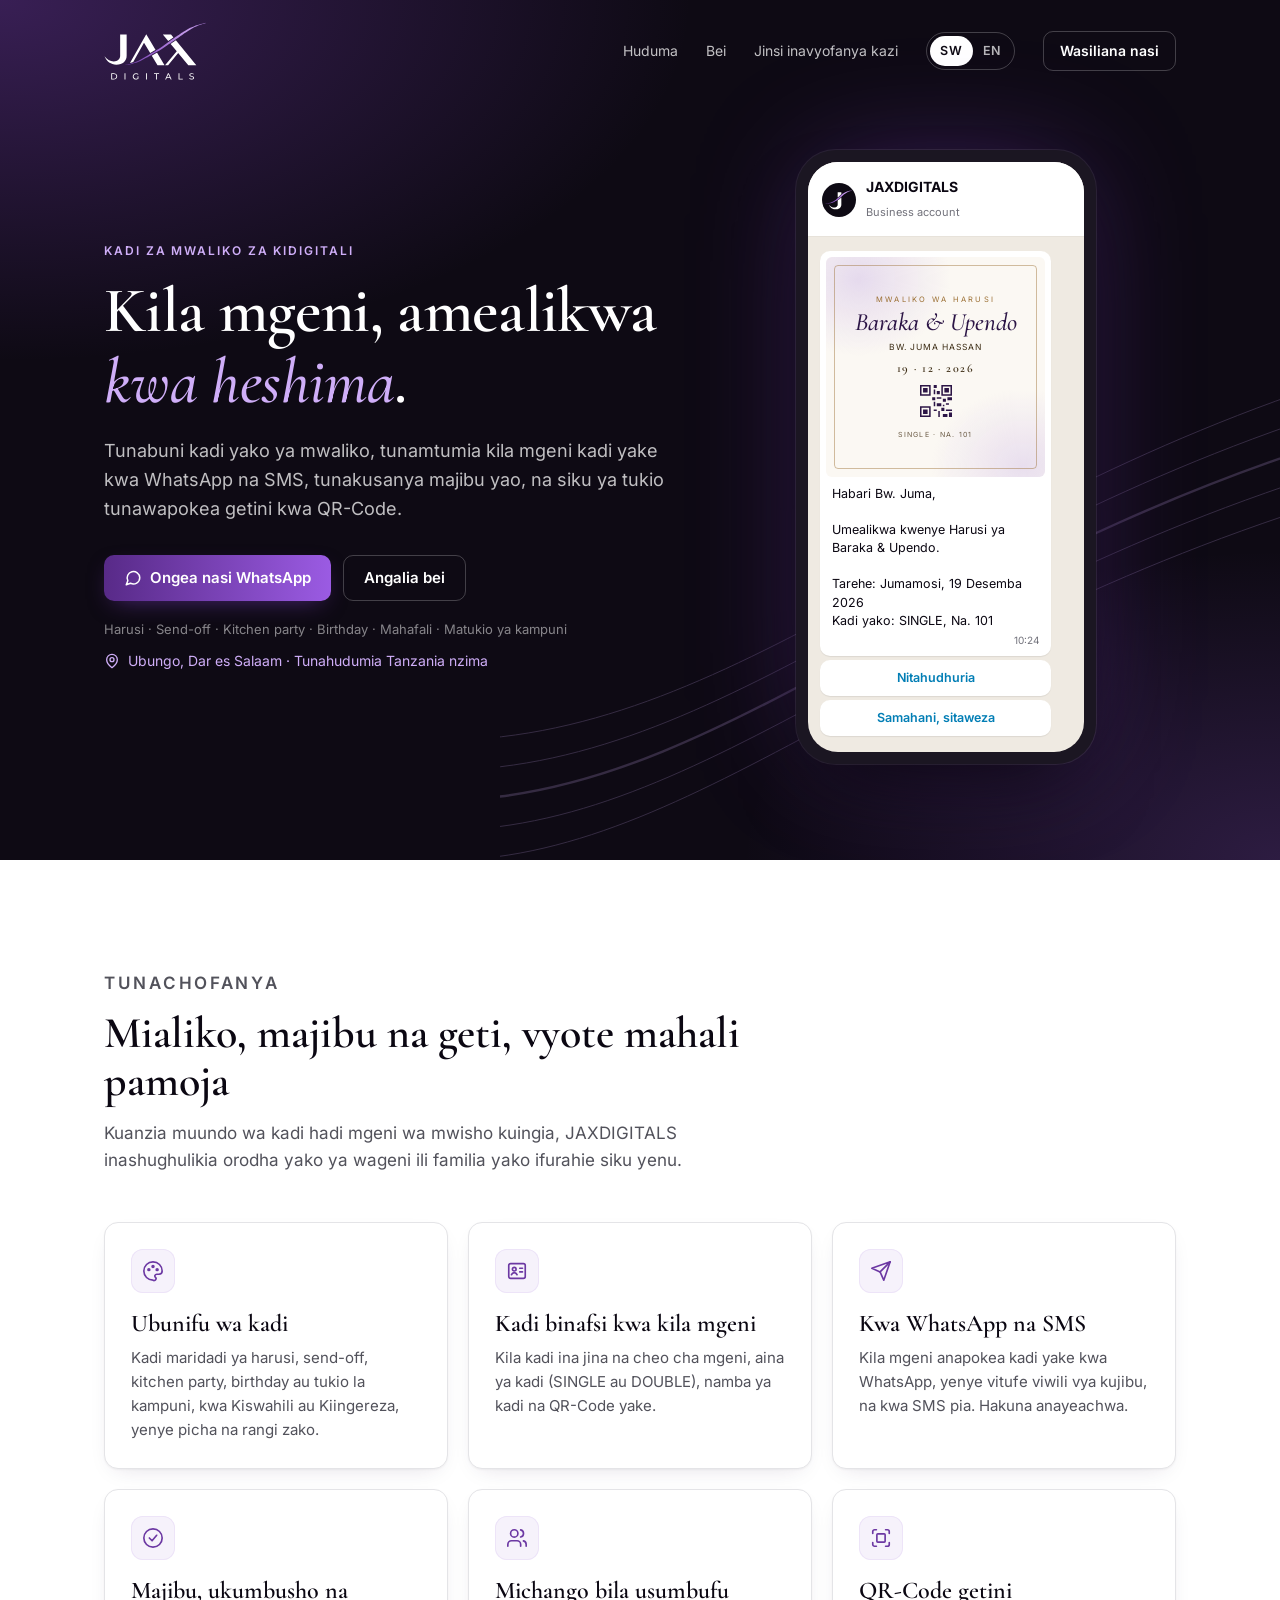
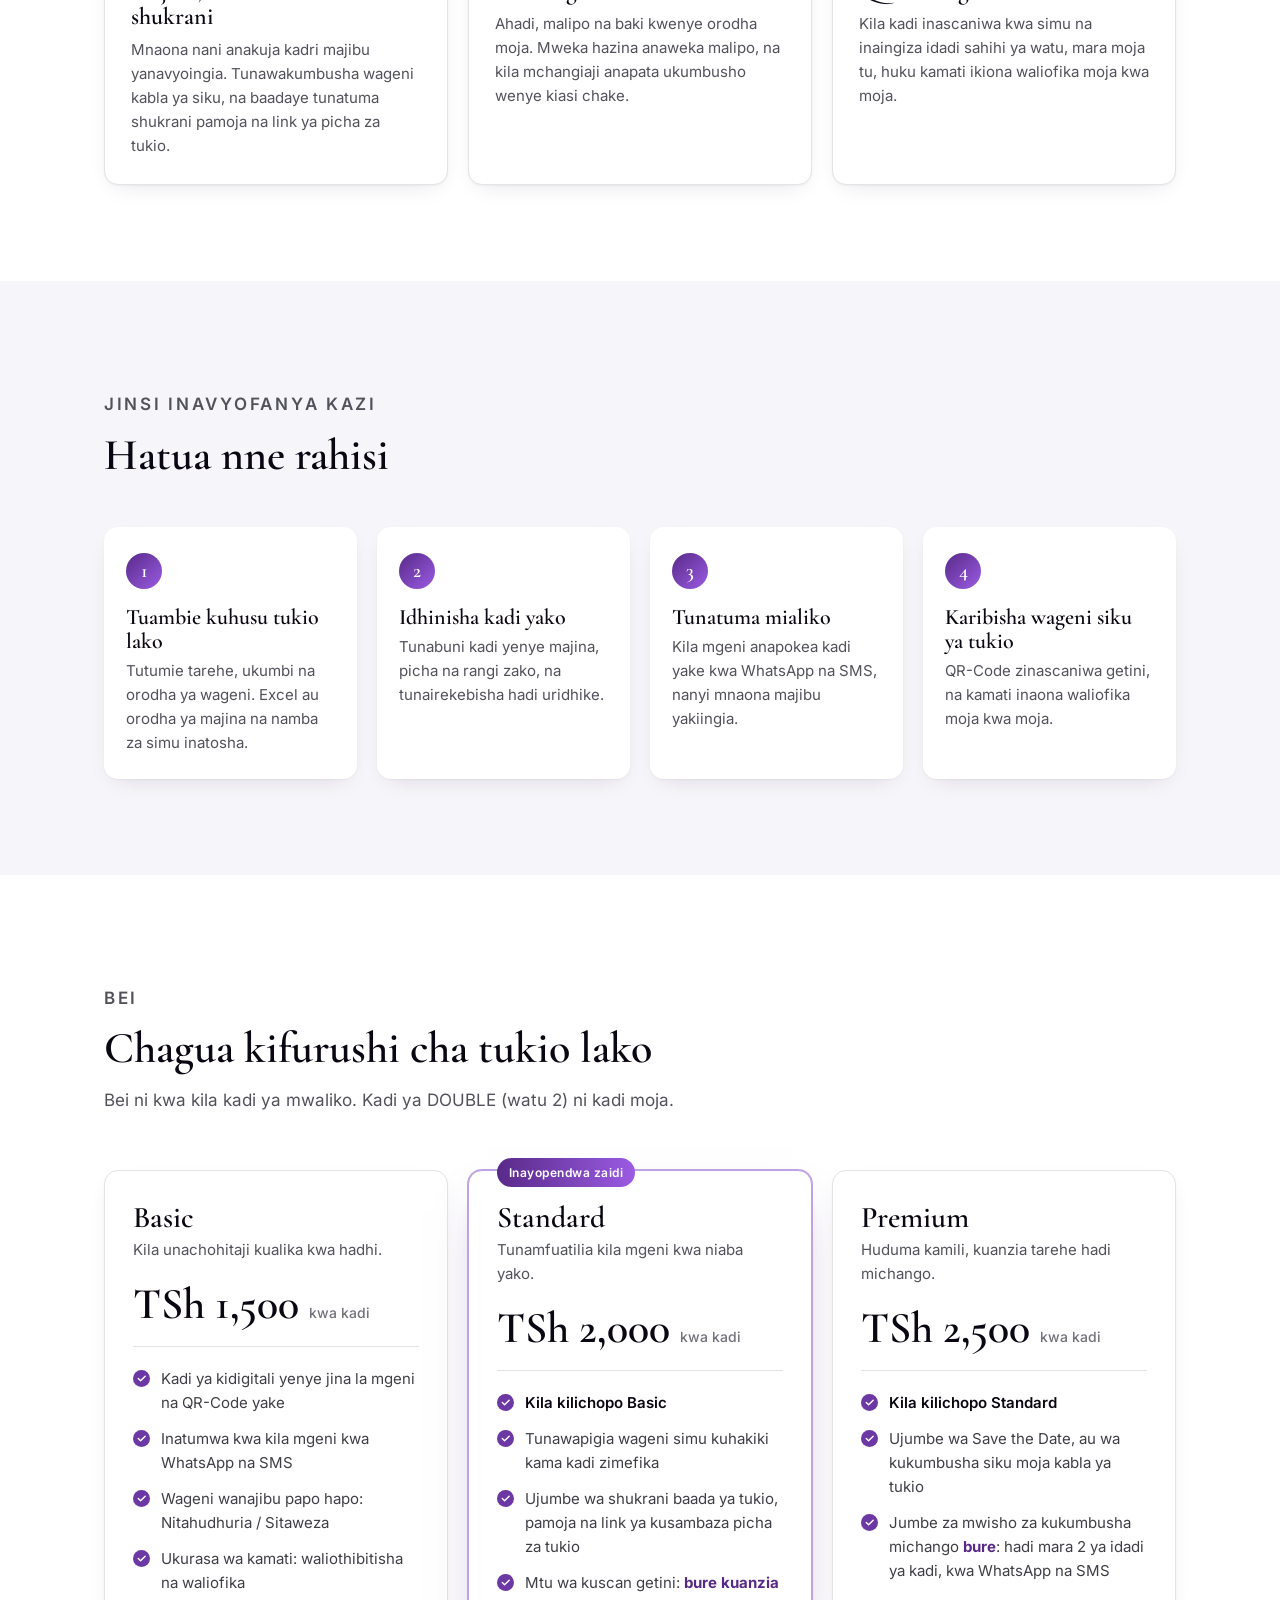
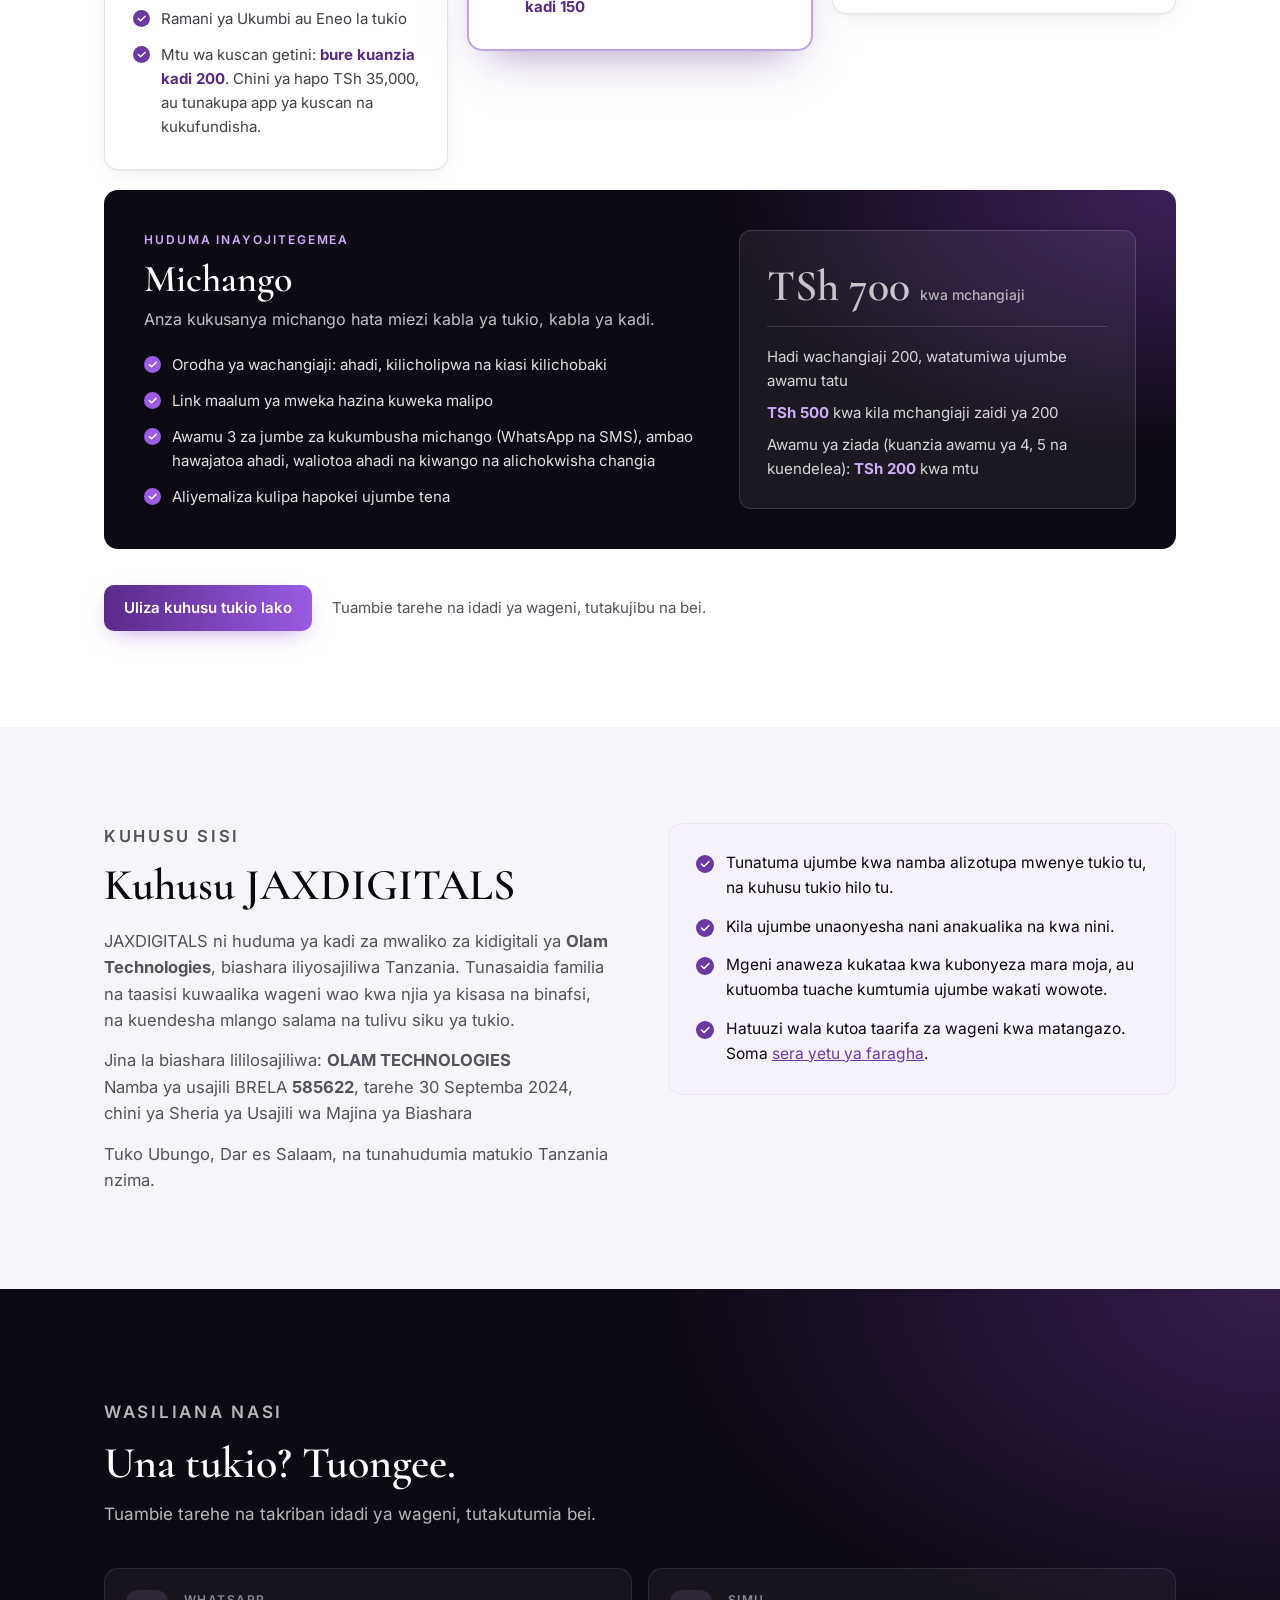
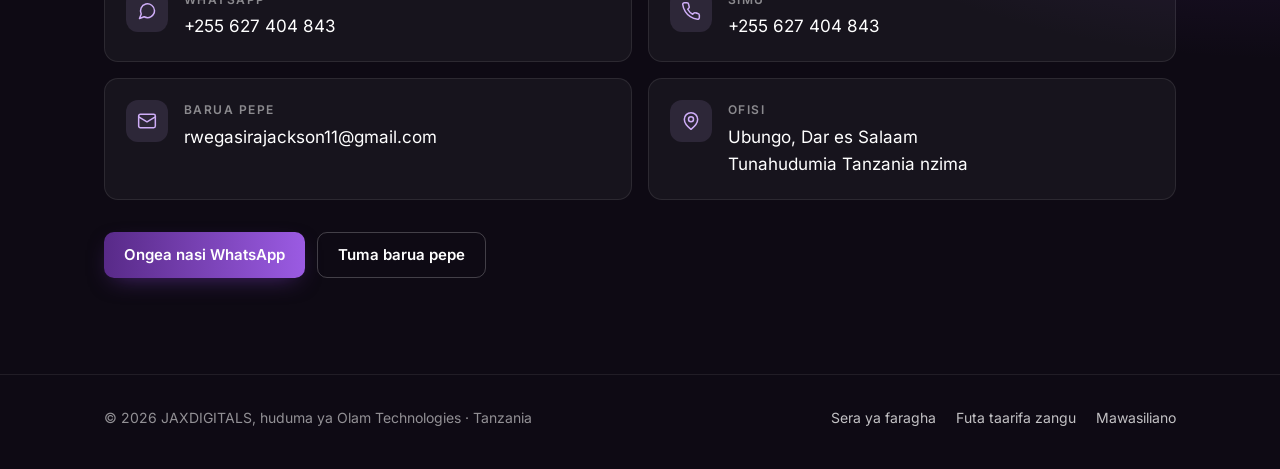
<file: index.html>
<!doctype html>
<html lang="sw">
  <head>
    <meta charset="utf-8" />
    <meta name="viewport" content="width=device-width, initial-scale=1" />
    <title>JAXDIGITALS · Kadi za mwaliko za kidigitali · Digital invitation cards</title>
    <meta
      name="description"
      content="JAXDIGITALS inabuni kadi za mwaliko za kidigitali za harusi, send-off, kitchen party na matukio yote Tanzania, inamtumia kila mgeni kadi yake kwa WhatsApp na SMS, inakusanya majibu na kuwapokea wageni getini kwa QR-Code."
    />
    <link rel="canonical" href="https://olam-devs.github.io/jaxdigitals/" />
    <meta name="theme-color" content="#0e0a14" />
    <link rel="icon" href="assets/icon.svg" type="image/svg+xml" />
    <link rel="apple-touch-icon" href="assets/apple-touch-icon.png" />
    <meta property="og:type" content="website" />
    <meta property="og:site_name" content="JAXDIGITALS" />
    <meta property="og:title" content="JAXDIGITALS · Kadi za mwaliko za kidigitali" />
    <meta property="og:description" content="Kadi maridadi za mwaliko kwa kila mgeni kwa WhatsApp na SMS, majibu papo hapo na QR-Code getini." />
    <meta property="og:url" content="https://olam-devs.github.io/jaxdigitals/" />
    <meta property="og:image" content="https://olam-devs.github.io/jaxdigitals/assets/og-image.png" />
    <meta property="og:image:width" content="1200" />
    <meta property="og:image:height" content="630" />
    <meta name="twitter:card" content="summary_large_image" />
    <link rel="preload" href="assets/fonts/inter-latin-wght-normal.woff2" as="font" type="font/woff2" crossorigin />
    <link rel="preload" href="assets/fonts/cormorant-garamond-latin-600-normal.woff2" as="font" type="font/woff2" crossorigin />
    <link rel="stylesheet" href="assets/style.css?v=4" />
    <script type="application/ld+json">
      {
        "@context": "https://schema.org",
        "@type": "LocalBusiness",
        "name": "JAXDIGITALS",
        "legalName": "OLAM TECHNOLOGIES",
        "identifier": "BRELA 585622",
        "description": "Digital invitation cards delivered on WhatsApp and SMS, with RSVP tracking, contribution reminders and QR check-in.",
        "url": "https://olam-devs.github.io/jaxdigitals/",
        "logo": "https://olam-devs.github.io/jaxdigitals/assets/logo.svg",
        "address": { "@type": "PostalAddress", "addressLocality": "Ubungo", "addressRegion": "Dar es Salaam", "addressCountry": "TZ" },
        "areaServed": "TZ",
        "telephone": "+255627404843",
        "email": "rwegasirajackson11@gmail.com"
      }
    </script>
  </head>
  <body>
    <a class="skip" href="#main" data-en="Skip to content">Ruka hadi maudhui</a>

    <header class="hero">
      <svg class="hero-lines" viewBox="0 0 900 600" fill="none" aria-hidden="true">
        <path d="M-40 560C220 548 430 300 940 170" stroke="#cfaef8" stroke-width="1" />
        <path d="M-40 530C230 518 440 268 940 140" stroke="#cfaef8" stroke-width="1" />
        <path d="M-40 500C240 488 450 236 940 110" stroke="#cfaef8" stroke-width="2.4" />
        <path d="M-40 470C250 458 460 204 940 80" stroke="#cfaef8" stroke-width="1" />
        <path d="M-40 440C260 428 470 172 940 50" stroke="#cfaef8" stroke-width="1" />
      </svg>

      <div class="wrap topbar">
        <a href="./" aria-label="JAXDIGITALS"><img class="logo" src="assets/logo-white.svg" alt="JAXDIGITALS" width="104" height="58" /></a>
        <nav class="nav" aria-label="Main">
          <a href="#services" data-en="Services">Huduma</a>
          <a href="#pricing" data-en="Prices">Bei</a>
          <a href="#how" data-en="How it works">Jinsi inavyofanya kazi</a>
          <div class="lang" role="group" aria-label="Lugha · Language">
            <button type="button" data-lang="sw" aria-pressed="true" title="Kiswahili">SW</button>
            <button type="button" data-lang="en" aria-pressed="false" title="English">EN</button>
          </div>
          <a class="btn btn-ghost" href="#contact" data-en="Contact us">Wasiliana nasi</a>
        </nav>
      </div>

      <div class="wrap hero-body" id="main">
        <div>
          <p class="eyebrow" data-en="Digital invitation cards">Kadi za mwaliko za kidigitali</p>
          <h1 data-en="Every guest, &lt;em&gt;beautifully&lt;/em&gt; invited.">Kila mgeni, amealikwa <em>kwa heshima</em>.</h1>
          <p
            class="lead"
            data-en="We design your invitation card, send every guest their own card on WhatsApp and SMS, collect their replies, and welcome them at the gate with a QR code."
          >
            Tunabuni kadi yako ya mwaliko, tunamtumia kila mgeni kadi yake kwa WhatsApp na SMS, tunakusanya majibu yao, na siku ya tukio
            tunawapokea getini kwa QR-Code.
          </p>
          <div class="hero-actions">
            <a class="btn btn-primary" href="https://wa.me/255627404843">
              <svg viewBox="0 0 24 24" fill="none" stroke="currentColor" stroke-width="2" stroke-linecap="round" stroke-linejoin="round" aria-hidden="true">
                <path d="M21 11.5a8.4 8.4 0 0 1-12.4 7.4L3 21l2.1-5.4A8.4 8.4 0 1 1 21 11.5z" />
              </svg>
              <span data-en="Chat with us on WhatsApp">Ongea nasi WhatsApp</span>
            </a>
            <a class="btn btn-ghost" href="#pricing" data-en="See our prices">Angalia bei</a>
          </div>
          <p class="hero-note" data-en="Weddings · Send-offs · Kitchen parties · Birthdays · Graduations · Company events">
            Harusi · Send-off · Kitchen party · Birthday · Mahafali · Matukio ya kampuni
          </p>
          <p class="hero-place">
            <svg viewBox="0 0 24 24" fill="none" stroke="currentColor" stroke-width="2" stroke-linecap="round" stroke-linejoin="round" aria-hidden="true">
              <path d="M20 10c0 6-8 12-8 12S4 16 4 10a8 8 0 0 1 16 0z" />
              <circle cx="12" cy="10" r="3" />
            </svg>
            <span data-en="Ubungo, Dar es Salaam · Serving all of Tanzania">Ubungo, Dar es Salaam · Tunahudumia Tanzania nzima</span>
          </p>
        </div>

        <div class="phone" role="img" aria-label="Mfano wa kadi ya mwaliko kwenye WhatsApp, yenye vitufe viwili vya kujibu">
          <div class="screen">
            <div class="chat-head">
              <img src="assets/icon.svg" alt="" width="34" height="34" />
              <div><b>JAXDIGITALS</b><span>Business account</span></div>
            </div>
            <div class="chat">
              <div class="bubble">
                <div class="card">
                  <div class="card-in">
                    <div class="k">Mwaliko wa Harusi</div>
                    <div class="names">Baraka &amp; Upendo</div>
                    <div class="who">Bw. Juma Hassan</div>
                    <div class="when">19 · 12 · 2026</div>
                    <svg class="qr" viewBox="0 0 21 21" aria-hidden="true">
                      <path
                        fill="#2c1546"
                        d="M0 0h7v7H0zM1 1v5h5V1zM2 2h3v3H2zM14 0h7v7h-7zm1 1v5h5V1zm1 1h3v3h-3zM0 14h7v7H0zm1 1v5h5v-5zm1 1h3v3H2zM9 0h2v2H9zm0 3h1v3H9zm2 1h2v2h-2zM8 8h2v2H8zm3 0h3v1h-3zm4 1h2v2h-2zm3-1h3v2h-3zM9 11h1v3H9zm2 1h3v2h-3zm4 1h1v1h-1zm2-1h2v1h-2zm-8 4h2v1H9zm3 1h1v4h-1zm2-2h2v2h-2zm3 1h4v1h-4zm-2 3h3v2h-3zm4-1h2v3h-2z"
                      />
                    </svg>
                    <div class="tag">SINGLE · NA. 101</div>
                  </div>
                </div>
                <p>
                  Habari Bw. Juma,<br /><br />Umealikwa kwenye Harusi ya Baraka &amp; Upendo.<br /><br />Tarehe: Jumamosi, 19 Desemba 2026<br />Kadi
                  yako: SINGLE, Na. 101
                </p>
                <small>10:24</small>
              </div>
              <div class="replies">
                <span>Nitahudhuria</span>
                <span>Samahani, sitaweza</span>
              </div>
            </div>
          </div>
        </div>
      </div>
    </header>

    <main>
      <section id="services">
        <div class="wrap">
          <div class="section-head">
            <p class="eyebrow" data-en="What we do">Tunachofanya</p>
            <h2 data-en="Invitations, replies and the gate, all in one place">Mialiko, majibu na geti, vyote mahali pamoja</h2>
            <p
              data-en="From the first design to the last guest through the door, JAXDIGITALS takes care of your guest list so your family can enjoy the day."
            >
              Kuanzia muundo wa kadi hadi mgeni wa mwisho kuingia, JAXDIGITALS inashughulikia orodha yako ya wageni ili familia yako ifurahie siku
              yenu.
            </p>
          </div>
          <div class="grid">
            <article class="tile">
              <div class="ico">
                <svg viewBox="0 0 24 24" fill="none" stroke="currentColor" stroke-width="1.8" stroke-linecap="round" stroke-linejoin="round" aria-hidden="true">
                  <path d="M12 22a10 10 0 1 1 10-10c0 2.5-2 3.5-3.5 3.5H16a2 2 0 0 0-1.5 3.3A2 2 0 0 1 12 22z" />
                  <circle cx="7.5" cy="10.5" r="1" />
                  <circle cx="12" cy="7" r="1" />
                  <circle cx="16.5" cy="10.5" r="1" />
                </svg>
              </div>
              <h3 data-en="Card design">Ubunifu wa kadi</h3>
              <p
                data-en="An elegant card for your wedding, send-off, kitchen party, birthday or company event, in Swahili or English, with your photo and colours."
              >
                Kadi maridadi ya harusi, send-off, kitchen party, birthday au tukio la kampuni, kwa Kiswahili au Kiingereza, yenye picha na rangi
                zako.
              </p>
            </article>
            <article class="tile">
              <div class="ico">
                <svg viewBox="0 0 24 24" fill="none" stroke="currentColor" stroke-width="1.8" stroke-linecap="round" stroke-linejoin="round" aria-hidden="true">
                  <rect x="3" y="4" width="18" height="16" rx="2" />
                  <circle cx="9" cy="10" r="2" />
                  <path d="M15 9h3M15 13h3M6 16c.6-1.5 1.7-2.2 3-2.2s2.4.7 3 2.2" />
                </svg>
              </div>
              <h3 data-en="A personal card for every guest">Kadi binafsi kwa kila mgeni</h3>
              <p data-en="Each card carries the guest's name and title, the card type (SINGLE or DOUBLE), a card number and its own QR code.">
                Kila kadi ina jina na cheo cha mgeni, aina ya kadi (SINGLE au DOUBLE), namba ya kadi na QR-Code yake.
              </p>
            </article>
            <article class="tile">
              <div class="ico">
                <svg viewBox="0 0 24 24" fill="none" stroke="currentColor" stroke-width="1.8" stroke-linecap="round" stroke-linejoin="round" aria-hidden="true">
                  <path d="M22 2 11 13" />
                  <path d="M22 2 15 22l-4-9-9-4 20-7z" />
                </svg>
              </div>
              <h3 data-en="On WhatsApp and SMS">Kwa WhatsApp na SMS</h3>
              <p data-en="Every guest receives their card on WhatsApp, with two reply buttons, and by SMS too. Nobody is left out.">
                Kila mgeni anapokea kadi yake kwa WhatsApp, yenye vitufe viwili vya kujibu, na kwa SMS pia. Hakuna anayeachwa.
              </p>
            </article>
            <article class="tile">
              <div class="ico">
                <svg viewBox="0 0 24 24" fill="none" stroke="currentColor" stroke-width="1.8" stroke-linecap="round" stroke-linejoin="round" aria-hidden="true">
                  <circle cx="12" cy="12" r="10" />
                  <path d="m8 12 3 3 5-6" />
                </svg>
              </div>
              <h3 data-en="Replies, reminders and thanks">Majibu, ukumbusho na shukrani</h3>
              <p
                data-en="See who is coming as replies arrive. We remind guests before the day, and afterwards send a thank-you with a link to the event photos."
              >
                Mnaona nani anakuja kadri majibu yanavyoingia. Tunawakumbusha wageni kabla ya siku, na baadaye tunatuma shukrani pamoja na link ya
                picha za tukio.
              </p>
            </article>
            <article class="tile">
              <div class="ico">
                <svg viewBox="0 0 24 24" fill="none" stroke="currentColor" stroke-width="1.8" stroke-linecap="round" stroke-linejoin="round" aria-hidden="true">
                  <path d="M16 21v-2a4 4 0 0 0-4-4H6a4 4 0 0 0-4 4v2" />
                  <circle cx="9" cy="7" r="4" />
                  <path d="M22 21v-2a4 4 0 0 0-3-3.9M16 3.1a4 4 0 0 1 0 7.8" />
                </svg>
              </div>
              <h3 data-en="Michango, made easy">Michango bila usumbufu</h3>
              <p
                data-en="Pledges, payments and balances in one list. The treasurer records payments, and every contributor gets reminders with their own amounts."
              >
                Ahadi, malipo na baki kwenye orodha moja. Mweka hazina anaweka malipo, na kila mchangiaji anapata ukumbusho wenye kiasi chake.
              </p>
            </article>
            <article class="tile">
              <div class="ico">
                <svg viewBox="0 0 24 24" fill="none" stroke="currentColor" stroke-width="1.8" stroke-linecap="round" stroke-linejoin="round" aria-hidden="true">
                  <path d="M3 7V5a2 2 0 0 1 2-2h2M17 3h2a2 2 0 0 1 2 2v2M21 17v2a2 2 0 0 1-2 2h-2M7 21H5a2 2 0 0 1-2-2v-2" />
                  <rect x="7.5" y="7.5" width="9" height="9" rx="1" />
                </svg>
              </div>
              <h3 data-en="QR check-in at the gate">QR-Code getini</h3>
              <p
                data-en="Each card is scanned with a phone and lets in the right number of people, only once, while the committee sees arrivals live."
              >
                Kila kadi inascaniwa kwa simu na inaingiza idadi sahihi ya watu, mara moja tu, huku kamati ikiona waliofika moja kwa moja.
              </p>
            </article>
          </div>
        </div>
      </section>

      <section class="how" id="how">
        <div class="wrap">
          <div class="section-head">
            <p class="eyebrow" data-en="How it works">Jinsi inavyofanya kazi</p>
            <h2 data-en="Four simple steps">Hatua nne rahisi</h2>
          </div>
          <ol class="steps">
            <li>
              <h3 data-en="Tell us about your event">Tuambie kuhusu tukio lako</h3>
              <p data-en="Share the date, venue and your guest list. An Excel sheet or a list of names and phone numbers is fine.">
                Tutumie tarehe, ukumbi na orodha ya wageni. Excel au orodha ya majina na namba za simu inatosha.
              </p>
            </li>
            <li>
              <h3 data-en="Approve your card">Idhinisha kadi yako</h3>
              <p data-en="We design the card with your names, photo and colours, and adjust it until you are happy.">
                Tunabuni kadi yenye majina, picha na rangi zako, na tunairekebisha hadi uridhike.
              </p>
            </li>
            <li>
              <h3 data-en="We send the invitations">Tunatuma mialiko</h3>
              <p data-en="Every guest gets their own card on WhatsApp and SMS, and you watch the replies come in.">
                Kila mgeni anapokea kadi yake kwa WhatsApp na SMS, nanyi mnaona majibu yakiingia.
              </p>
            </li>
            <li>
              <h3 data-en="Welcome guests on the day">Karibisha wageni siku ya tukio</h3>
              <p data-en="The QR codes are scanned at the gate, and the committee sees arrivals live.">
                QR-Code zinascaniwa getini, na kamati inaona waliofika moja kwa moja.
              </p>
            </li>
          </ol>
        </div>
      </section>

      <section id="pricing">
        <div class="wrap">
          <div class="section-head">
            <p class="eyebrow" data-en="Prices">Bei</p>
            <h2 data-en="Choose the package for your event">Chagua kifurushi cha tukio lako</h2>
            <p data-en="Prices are per invitation card. A DOUBLE card (2 people) counts as one card.">
              Bei ni kwa kila kadi ya mwaliko. Kadi ya DOUBLE (watu 2) ni kadi moja.
            </p>
          </div>

          <div class="plans">
            <article class="plan">
              <h3>Basic</h3>
              <p class="tagline" data-en="Everything you need to invite with style.">Kila unachohitaji kualika kwa hadhi.</p>
              <p class="price">TSh 1,500 <small data-en="per card">kwa kadi</small></p>
              <ul class="ticks">
                <li data-en="A digital card with the guest's name and its own QR code">Kadi ya kidigitali yenye jina la mgeni na QR-Code yake</li>
                <li data-en="Sent to every guest on WhatsApp and SMS">Inatumwa kwa kila mgeni kwa WhatsApp na SMS</li>
                <li data-en="Guests reply with one tap: Attending / Can't make it">Wageni wanajibu papo hapo: Nitahudhuria / Sitaweza</li>
                <li data-en="A committee page showing who confirmed and who arrived">Ukurasa wa kamati: waliothibitisha na waliofika</li>
                <li data-en="A map to the venue or event location">Ramani ya Ukumbi au Eneo la tukio</li>
                <li
                  data-en="Gate scanner on the day: &lt;b&gt;free from 200 cards&lt;/b&gt;. Below that, TSh 35,000, or we give you our scanning app and train you."
                >
                  Mtu wa kuscan getini: <b>bure kuanzia kadi 200</b>. Chini ya hapo TSh 35,000, au tunakupa app ya kuscan na kukufundisha.
                </li>
              </ul>
            </article>

            <article class="plan featured">
              <span class="badge" data-en="Most popular">Inayopendwa zaidi</span>
              <h3>Standard</h3>
              <p class="tagline" data-en="We follow up every guest for you.">Tunamfuatilia kila mgeni kwa niaba yako.</p>
              <p class="price">TSh 2,000 <small data-en="per card">kwa kadi</small></p>
              <ul class="ticks">
                <li class="base" data-en="Everything in Basic">Kila kilichopo Basic</li>
                <li data-en="We call your guests to check their cards arrived">Tunawapigia wageni simu kuhakiki kama kadi zimefika</li>
                <li data-en="A thank-you message after the event, with a link to share the event photos">
                  Ujumbe wa shukrani baada ya tukio, pamoja na link ya kusambaza picha za tukio
                </li>
                <li data-en="Gate scanner on the day: &lt;b&gt;free from 150 cards&lt;/b&gt;">Mtu wa kuscan getini: <b>bure kuanzia kadi 150</b></li>
              </ul>
            </article>

            <article class="plan">
              <h3>Premium</h3>
              <p class="tagline" data-en="The complete service, from the date to the contributions.">Huduma kamili, kuanzia tarehe hadi michango.</p>
              <p class="price">TSh 2,500 <small data-en="per card">kwa kadi</small></p>
              <ul class="ticks">
                <li class="base" data-en="Everything in Standard">Kila kilichopo Standard</li>
                <li data-en="A Save the Date message, or a reminder the day before the event">
                  Ujumbe wa Save the Date, au wa kukumbusha siku moja kabla ya tukio
                </li>
                <li
                  data-en="&lt;b&gt;Free&lt;/b&gt; final contribution reminders: up to twice the number of cards, on WhatsApp and SMS"
                >
                  Jumbe za mwisho za kukumbusha michango <b>bure</b>: hadi mara 2 ya idadi ya kadi, kwa WhatsApp na SMS
                </li>
              </ul>
            </article>
          </div>

          <article class="michango">
            <div>
              <p class="eyebrow" data-en="A service of its own">Huduma inayojitegemea</p>
              <h3>Michango</h3>
              <p data-en="Start collecting contributions months before the event, even before the cards.">
                Anza kukusanya michango hata miezi kabla ya tukio, kabla ya kadi.
              </p>
              <ul class="ticks">
                <li data-en="A contributor list with each pledge, payment and balance">Orodha ya wachangiaji: ahadi, kilicholipwa na kiasi kilichobaki</li>
                <li data-en="A private link for the treasurer to record payments">Link maalum ya mweka hazina kuweka malipo</li>
                <li
                  data-en="3 rounds of contribution reminders (WhatsApp and SMS), for those who haven't pledged yet, and for those who have, with their pledge and what they have paid so far"
                >
                  Awamu 3 za jumbe za kukumbusha michango (WhatsApp na SMS), ambao hawajatoa ahadi, waliotoa ahadi na kiwango na alichokwisha changia
                </li>
                <li data-en="Anyone who has paid in full gets no more messages">Aliyemaliza kulipa hapokei ujumbe tena</li>
              </ul>
            </div>
            <div class="m-price">
              <p class="price">TSh 700 <small data-en="per contributor">kwa mchangiaji</small></p>
              <ul>
                <li data-en="Up to 200 contributors, each messaged in 3 rounds">Hadi wachangiaji 200, watatumiwa ujumbe awamu tatu</li>
                <li data-en="&lt;b&gt;TSh 500&lt;/b&gt; for each contributor above 200">
                  <b>TSh 500</b> kwa kila mchangiaji zaidi ya 200
                </li>
                <li data-en="Extra rounds (the 4th, 5th and onwards): &lt;b&gt;TSh 200&lt;/b&gt; per person">
                  Awamu ya ziada (kuanzia awamu ya 4, 5 na kuendelea): <b>TSh 200</b> kwa mtu
                </li>
              </ul>
            </div>
          </article>

          <div class="pricing-cta">
            <a class="btn btn-primary" href="https://wa.me/255627404843" data-en="Ask about your event">Uliza kuhusu tukio lako</a>
            <span data-en="Tell us the date and number of guests, and we will reply with a quote.">Tuambie tarehe na idadi ya wageni, tutakujibu na bei.</span>
          </div>
        </div>
      </section>

      <section id="about" class="alt">
        <div class="wrap about">
          <div class="about-text">
            <p class="eyebrow" data-en="About us">Kuhusu sisi</p>
            <h2 style="margin-top: 12px; font-size: clamp(32px, 4vw, 44px)" data-en="About JAXDIGITALS">Kuhusu JAXDIGITALS</h2>
            <p
              style="margin-top: 18px"
              data-en="JAXDIGITALS is a digital invitation service by &lt;strong&gt;Olam Technologies&lt;/strong&gt;, a registered business in Tanzania. We help families and organisations invite their guests in a modern, personal way, and run a smooth, secure entrance on the day."
            >
              JAXDIGITALS ni huduma ya kadi za mwaliko za kidigitali ya <strong>Olam Technologies</strong>, biashara iliyosajiliwa Tanzania. Tunasaidia
              familia na taasisi kuwaalika wageni wao kwa njia ya kisasa na binafsi, na kuendesha mlango salama na tulivu siku ya tukio.
            </p>
            <p
              data-en="Registered business name: &lt;strong&gt;OLAM TECHNOLOGIES&lt;/strong&gt;&lt;br /&gt;BRELA registration no. &lt;strong&gt;585622&lt;/strong&gt;, registered 30 September 2024 under the Business Names (Registration) Act"
            >
              Jina la biashara lililosajiliwa: <strong>OLAM TECHNOLOGIES</strong><br />Namba ya usajili BRELA <strong>585622</strong>, tarehe 30
              Septemba 2024, chini ya Sheria ya Usajili wa Majina ya Biashara
            </p>
            <p data-en="We are based in Ubungo, Dar es Salaam, and serve events all over Tanzania.">
              Tuko Ubungo, Dar es Salaam, na tunahudumia matukio Tanzania nzima.
            </p>
          </div>
          <ul class="promise">
            <li data-en="We only message guests whose numbers the event host gives us, and only about that event.">
              Tunatuma ujumbe kwa namba alizotupa mwenye tukio tu, na kuhusu tukio hilo tu.
            </li>
            <li data-en="Every message says who is inviting you and why.">Kila ujumbe unaonyesha nani anakualika na kwa nini.</li>
            <li data-en="Guests can decline with one tap, or ask us to stop messaging them at any time.">
              Mgeni anaweza kukataa kwa kubonyeza mara moja, au kutuomba tuache kumtumia ujumbe wakati wowote.
            </li>
            <li
              data-en="We never sell or share guest details for advertising. Read our &lt;a href='privacy.html'&gt;privacy policy&lt;/a&gt;."
            >
              Hatuuzi wala kutoa taarifa za wageni kwa matangazo. Soma <a href="privacy.html">sera yetu ya faragha</a>.
            </li>
          </ul>
        </div>
      </section>

      <section class="contact" id="contact">
        <div class="wrap">
          <div class="section-head">
            <p class="eyebrow" data-en="Contact us">Wasiliana nasi</p>
            <h2 data-en="Planning an event? Let's talk.">Una tukio? Tuongee.</h2>
            <p data-en="Tell us your date and roughly how many guests, and we will send you a quote.">
              Tuambie tarehe na takriban idadi ya wageni, tutakutumia bei.
            </p>
          </div>
          <dl class="contact-grid">
            <div class="contact-item">
              <div class="ico">
                <svg viewBox="0 0 24 24" fill="none" stroke="currentColor" stroke-width="1.8" stroke-linecap="round" stroke-linejoin="round" aria-hidden="true">
                  <path d="M21 11.5a8.4 8.4 0 0 1-12.4 7.4L3 21l2.1-5.4A8.4 8.4 0 1 1 21 11.5z" />
                </svg>
              </div>
              <div>
                <dt>WhatsApp</dt>
                <dd><a href="https://wa.me/255627404843">+255 627 404 843</a></dd>
              </div>
            </div>
            <div class="contact-item">
              <div class="ico">
                <svg viewBox="0 0 24 24" fill="none" stroke="currentColor" stroke-width="1.8" stroke-linecap="round" stroke-linejoin="round" aria-hidden="true">
                  <path
                    d="M22 16.9v3a2 2 0 0 1-2.2 2 19.8 19.8 0 0 1-8.6-3.1 19.5 19.5 0 0 1-6-6A19.8 19.8 0 0 1 2.1 4.2 2 2 0 0 1 4.1 2h3a2 2 0 0 1 2 1.7c.1 1 .4 1.9.7 2.8a2 2 0 0 1-.5 2.1L8 9.9a16 16 0 0 0 6 6l1.3-1.3a2 2 0 0 1 2.1-.4c.9.3 1.8.6 2.8.7a2 2 0 0 1 1.7 2z"
                  />
                </svg>
              </div>
              <div>
                <dt data-en="Phone">Simu</dt>
                <dd><a href="tel:+255627404843">+255 627 404 843</a></dd>
              </div>
            </div>
            <div class="contact-item">
              <div class="ico">
                <svg viewBox="0 0 24 24" fill="none" stroke="currentColor" stroke-width="1.8" stroke-linecap="round" stroke-linejoin="round" aria-hidden="true">
                  <rect x="2" y="4" width="20" height="16" rx="2" />
                  <path d="m22 7-10 6L2 7" />
                </svg>
              </div>
              <div>
                <dt data-en="Email">Barua pepe</dt>
                <dd><a href="mailto:rwegasirajackson11@gmail.com">rwegasirajackson11@gmail.com</a></dd>
              </div>
            </div>
            <div class="contact-item">
              <div class="ico">
                <svg viewBox="0 0 24 24" fill="none" stroke="currentColor" stroke-width="1.8" stroke-linecap="round" stroke-linejoin="round" aria-hidden="true">
                  <path d="M20 10c0 6-8 12-8 12S4 16 4 10a8 8 0 0 1 16 0z" />
                  <circle cx="12" cy="10" r="3" />
                </svg>
              </div>
              <div>
                <dt data-en="Office">Ofisi</dt>
                <dd data-en="Ubungo, Dar es Salaam&lt;br /&gt;Serving all of Tanzania">Ubungo, Dar es Salaam<br />Tunahudumia Tanzania nzima</dd>
              </div>
            </div>
          </dl>
          <div class="contact-actions">
            <a class="btn btn-primary" href="https://wa.me/255627404843" data-en="Chat with us on WhatsApp">Ongea nasi WhatsApp</a>
            <a class="btn btn-ghost" href="mailto:rwegasirajackson11@gmail.com" data-en="Send an email">Tuma barua pepe</a>
          </div>
        </div>
      </section>
    </main>

    <footer>
      <div class="wrap foot">
        <span data-en="© 2026 JAXDIGITALS, a service of Olam Technologies · Tanzania">© 2026 JAXDIGITALS, huduma ya Olam Technologies · Tanzania</span>
        <nav aria-label="Footer">
          <a href="privacy.html" data-en="Privacy policy">Sera ya faragha</a>
          <a href="privacy.html#data-deletion" data-en="Delete my data">Futa taarifa zangu</a>
          <a href="#contact" data-en="Contact">Mawasiliano</a>
        </nav>
      </div>
    </footer>

    <script>
      // Swahili is written in the page; English sits in data-en. The choice is remembered (?lang=en also works).
      (function () {
        var root = document.documentElement;
        var els = Array.prototype.slice.call(document.querySelectorAll("[data-en]"));
        els.forEach(function (el) {
          el.setAttribute("data-sw", el.innerHTML);
        });
        var buttons = Array.prototype.slice.call(document.querySelectorAll(".lang button"));
        function setLang(lang) {
          root.lang = lang;
          els.forEach(function (el) {
            el.innerHTML = el.getAttribute(lang === "en" ? "data-en" : "data-sw");
          });
          buttons.forEach(function (b) {
            b.setAttribute("aria-pressed", String(b.getAttribute("data-lang") === lang));
          });
          try {
            localStorage.setItem("jax-lang", lang);
          } catch (e) {}
        }
        buttons.forEach(function (b) {
          b.addEventListener("click", function () {
            setLang(b.getAttribute("data-lang"));
          });
        });
        var start = "sw";
        try {
          start = new URLSearchParams(location.search).get("lang") || localStorage.getItem("jax-lang") || "sw";
        } catch (e) {}
        if (start === "en") setLang("en");
      })();
    </script>
  </body>
</html>
</file>
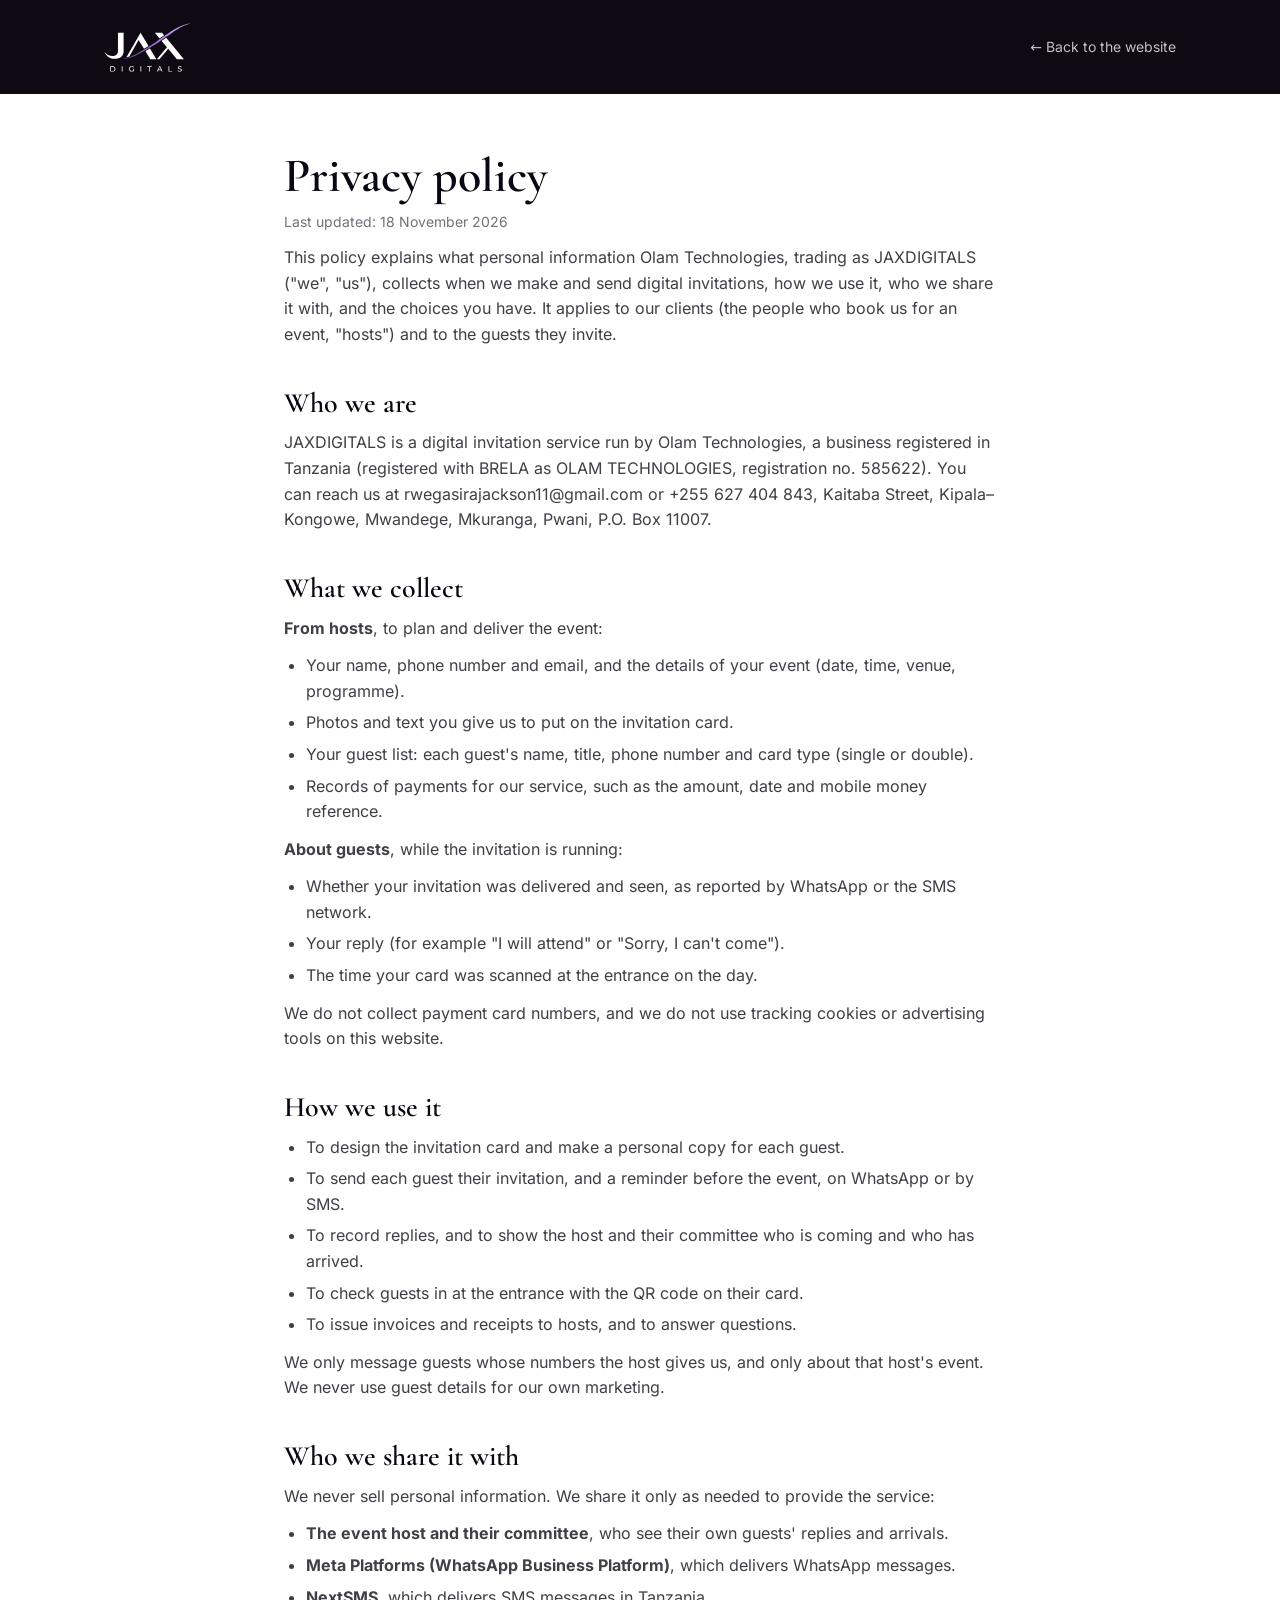
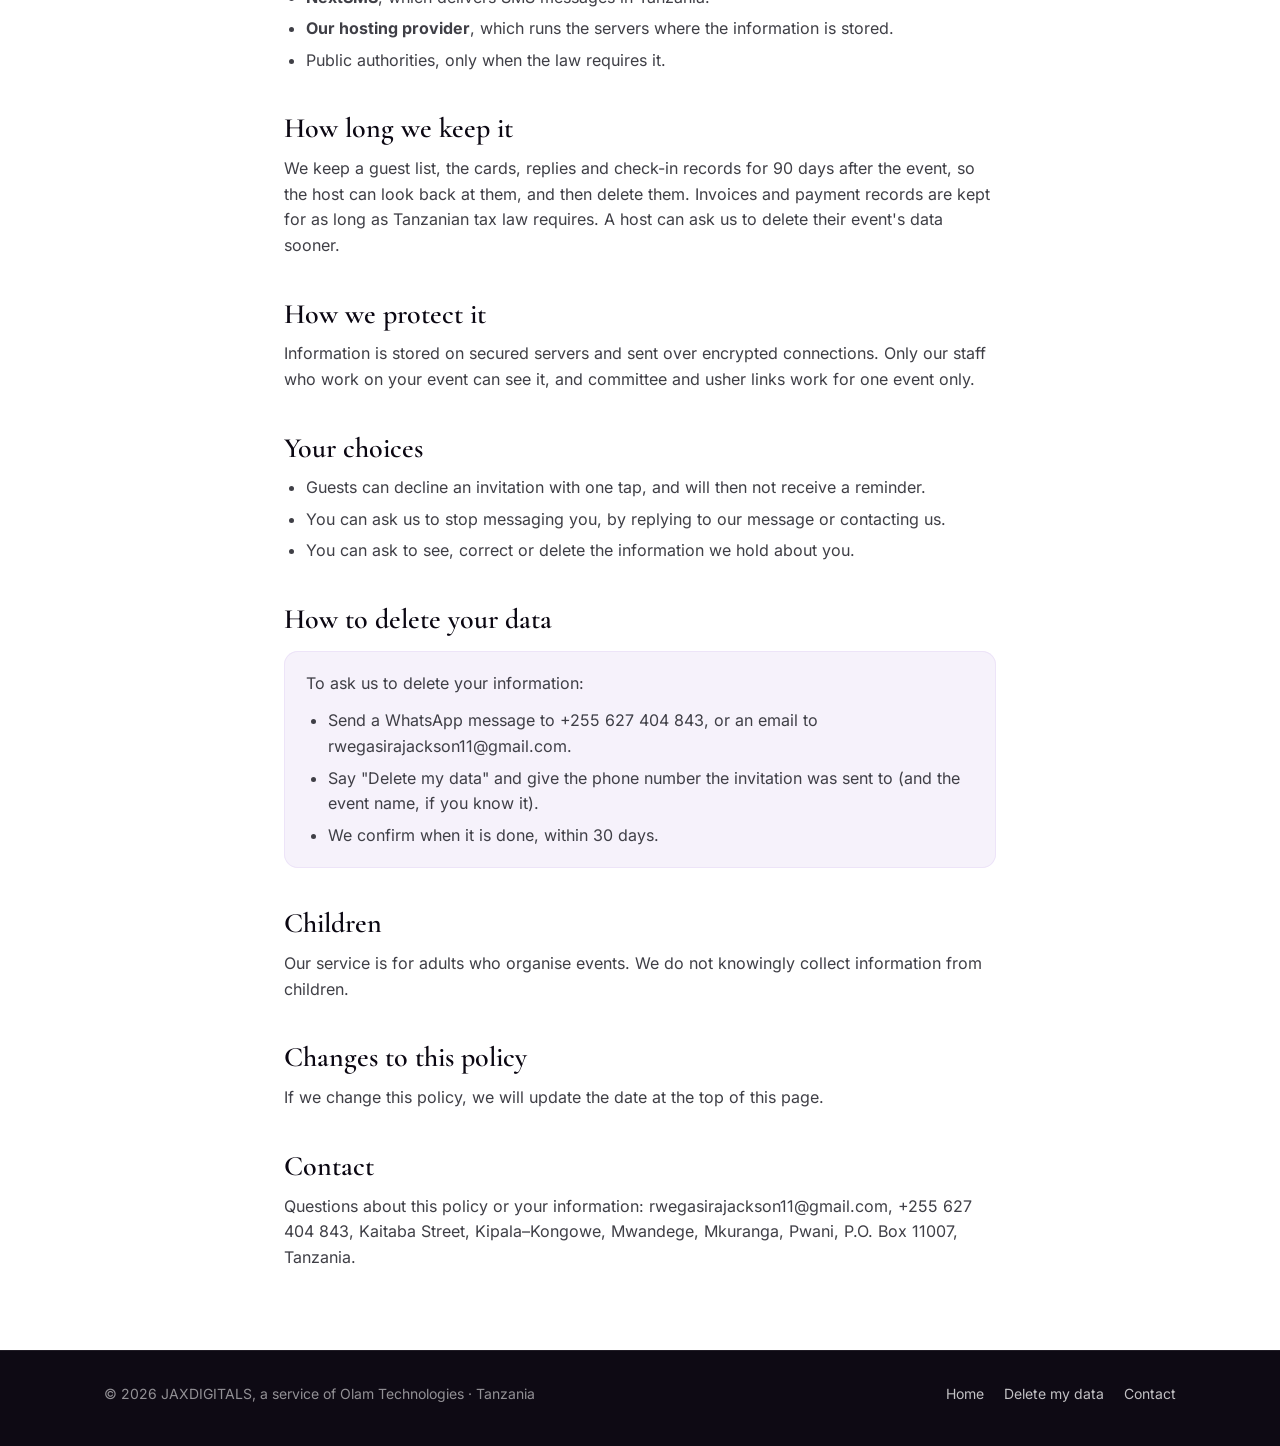
<file: privacy.html>
<!doctype html>
<html lang="en">
  <head>
    <meta charset="utf-8" />
    <meta name="viewport" content="width=device-width, initial-scale=1" />
    <title>Privacy policy · JAXDIGITALS</title>
    <meta name="description" content="How JAXDIGITALS collects, uses and protects the personal information of event hosts and their guests, and how to ask us to delete it." />
    <link rel="canonical" href="https://olam-devs.github.io/jaxdigitals/privacy.html" />
    <meta name="theme-color" content="#0e0a14" />
    <link rel="icon" href="assets/icon.svg" type="image/svg+xml" />
    <link rel="apple-touch-icon" href="assets/apple-touch-icon.png" />
    <link rel="stylesheet" href="assets/style.css?v=3" />
  </head>
  <body>
    <header class="doc-head">
      <div class="wrap">
        <a href="./" aria-label="JAXDIGITALS home"><img src="assets/logo-white.svg" alt="JAXDIGITALS" width="90" height="50" /></a>
        <a class="back" href="./">← Back to the website</a>
      </div>
    </header>

    <main class="wrap doc">
      <h1>Privacy policy</h1>
      <p class="updated">Last updated: 18 November 2026</p>

      <p>
        This policy explains what personal information Olam Technologies, trading as JAXDIGITALS ("we", "us"), collects when we make and
        send digital invitations, how we use
        it, who we share it with, and the choices you have. It applies to our clients (the people who book us for an event, "hosts") and to the
        guests they invite.
      </p>

      <h2 id="who-we-are">Who we are</h2>
      <p>
        JAXDIGITALS is a digital invitation service run by Olam Technologies, a business registered in Tanzania (registered with BRELA as OLAM TECHNOLOGIES, registration no. 585622). You can reach us at rwegasirajackson11@gmail.com or
        +255 627 404 843, Kaitaba Street, Kipala–Kongowe, Mwandege, Mkuranga, Pwani, P.O. Box 11007.
      </p>

      <h2 id="what-we-collect">What we collect</h2>
      <p><strong>From hosts</strong>, to plan and deliver the event:</p>
      <ul>
        <li>Your name, phone number and email, and the details of your event (date, time, venue, programme).</li>
        <li>Photos and text you give us to put on the invitation card.</li>
        <li>Your guest list: each guest's name, title, phone number and card type (single or double).</li>
        <li>Records of payments for our service, such as the amount, date and mobile money reference.</li>
      </ul>
      <p><strong>About guests</strong>, while the invitation is running:</p>
      <ul>
        <li>Whether your invitation was delivered and seen, as reported by WhatsApp or the SMS network.</li>
        <li>Your reply (for example "I will attend" or "Sorry, I can't come").</li>
        <li>The time your card was scanned at the entrance on the day.</li>
      </ul>
      <p>We do not collect payment card numbers, and we do not use tracking cookies or advertising tools on this website.</p>

      <h2 id="how-we-use-it">How we use it</h2>
      <ul>
        <li>To design the invitation card and make a personal copy for each guest.</li>
        <li>To send each guest their invitation, and a reminder before the event, on WhatsApp or by SMS.</li>
        <li>To record replies, and to show the host and their committee who is coming and who has arrived.</li>
        <li>To check guests in at the entrance with the QR code on their card.</li>
        <li>To issue invoices and receipts to hosts, and to answer questions.</li>
      </ul>
      <p>
        We only message guests whose numbers the host gives us, and only about that host's event. We never use guest details for our own
        marketing.
      </p>

      <h2 id="sharing">Who we share it with</h2>
      <p>We never sell personal information. We share it only as needed to provide the service:</p>
      <ul>
        <li><strong>The event host and their committee</strong>, who see their own guests' replies and arrivals.</li>
        <li><strong>Meta Platforms (WhatsApp Business Platform)</strong>, which delivers WhatsApp messages.</li>
        <li><strong>NextSMS</strong>, which delivers SMS messages in Tanzania.</li>
        <li><strong>Our hosting provider</strong>, which runs the servers where the information is stored.</li>
        <li>Public authorities, only when the law requires it.</li>
      </ul>

      <h2 id="retention">How long we keep it</h2>
      <p>
        We keep a guest list, the cards, replies and check-in records for 90 days after the event, so the host can
        look back at them, and then delete them. Invoices and payment records are kept for as long as Tanzanian tax law requires. A host can
        ask us to delete their event's data sooner.
      </p>

      <h2 id="security">How we protect it</h2>
      <p>
        Information is stored on secured servers and sent over encrypted connections. Only our staff who work on your event can see it, and
        committee and usher links work for one event only.
      </p>

      <h2 id="choices">Your choices</h2>
      <ul>
        <li>Guests can decline an invitation with one tap, and will then not receive a reminder.</li>
        <li>You can ask us to stop messaging you, by replying to our message or contacting us.</li>
        <li>You can ask to see, correct or delete the information we hold about you.</li>
      </ul>

      <h2 id="data-deletion">How to delete your data</h2>
      <div class="box">
        <p style="margin-top: 0">To ask us to delete your information:</p>
        <ul>
          <li>Send a WhatsApp message to +255 627 404 843, or an email to rwegasirajackson11@gmail.com.</li>
          <li>Say "Delete my data" and give the phone number the invitation was sent to (and the event name, if you know it).</li>
          <li>We confirm when it is done, within 30 days.</li>
        </ul>
      </div>

      <h2 id="children">Children</h2>
      <p>Our service is for adults who organise events. We do not knowingly collect information from children.</p>

      <h2 id="changes">Changes to this policy</h2>
      <p>If we change this policy, we will update the date at the top of this page.</p>

      <h2 id="contact">Contact</h2>
      <p>
        Questions about this policy or your information: rwegasirajackson11@gmail.com, +255 627 404 843,
        Kaitaba Street, Kipala–Kongowe, Mwandege, Mkuranga, Pwani, P.O. Box 11007, Tanzania.
      </p>
    </main>

    <footer>
      <div class="wrap foot">
        <span>© 2026 JAXDIGITALS, a service of Olam Technologies · Tanzania</span>
        <nav aria-label="Footer">
          <a href="./">Home</a>
          <a href="#data-deletion">Delete my data</a>
          <a href="./#contact">Contact</a>
        </nav>
      </div>
    </footer>
  </body>
</html>
</file>
<file: assets/style.css>
/* JAXDIGITALS: black, purple and white, from the logo. */

@font-face {
  font-family: "Inter";
  src: url("fonts/inter-latin-wght-normal.woff2") format("woff2");
  font-weight: 100 900;
  font-display: swap;
}
@font-face {
  font-family: "Cormorant Garamond";
  src: url("fonts/cormorant-garamond-latin-600-normal.woff2") format("woff2");
  font-weight: 600;
  font-display: swap;
}
@font-face {
  font-family: "Cormorant Garamond";
  src: url("fonts/cormorant-garamond-latin-500-italic.woff2") format("woff2");
  font-weight: 500;
  font-style: italic;
  font-display: swap;
}

:root {
  --black: #0e0a14;
  --ink: #0b0712;
  --purple-50: #f6f2fb;
  --purple-100: #ede4f8;
  --purple-200: #dacbf0;
  --purple-300: #bea3e3;
  --purple-600: #6c38a3;
  --purple-700: #582a88;
  --accent-300: #cfaef8;
  --accent-500: #9b5be3;
  --accent-600: #8140c8;
  --canvas: #f6f5f9;
  --line: #e4e4e7;
  --muted: #52525b;
  --soft: #71717a;
  --radius: 14px;
  --shadow: 0 1px 2px rgb(14 10 20 / 0.04), 0 8px 24px -12px rgb(44 21 70 / 0.18);
  --display: "Cormorant Garamond", Georgia, serif;
  --sans: "Inter", ui-sans-serif, system-ui, -apple-system, "Segoe UI", Roboto, Arial, sans-serif;
}

*,
*::before,
*::after {
  box-sizing: border-box;
}
html {
  scroll-behavior: smooth;
  -webkit-text-size-adjust: 100%;
}
body {
  margin: 0;
  font-family: var(--sans);
  font-size: 16px;
  line-height: 1.6;
  color: var(--ink);
  background: #fff;
  font-feature-settings: "cv11", "ss01";
}
img {
  max-width: 100%;
  display: block;
}
a {
  color: var(--purple-600);
}
a:focus-visible,
button:focus-visible {
  outline: 2px solid var(--accent-500);
  outline-offset: 3px;
  border-radius: 6px;
}
h1,
h2,
h3 {
  font-family: var(--display);
  font-weight: 600;
  line-height: 1.1;
  margin: 0;
  font-variant-numeric: lining-nums;
}
p {
  margin: 0;
}
.wrap {
  width: 100%;
  max-width: 1120px;
  margin: 0 auto;
  padding: 0 24px;
}
.eyebrow {
  font-size: 12px;
  font-weight: 600;
  letter-spacing: 0.16em;
  text-transform: uppercase;
  color: var(--accent-600);
}
.skip {
  position: absolute;
  left: -999px;
}
.skip:focus {
  left: 16px;
  top: 16px;
  z-index: 10;
  background: #fff;
  padding: 8px 12px;
}

/* ---------- buttons ---------- */
.btn {
  display: inline-flex;
  align-items: center;
  justify-content: center;
  gap: 8px;
  min-height: 46px;
  padding: 0 20px;
  border-radius: 10px;
  font-weight: 600;
  font-size: 15px;
  text-decoration: none;
  white-space: nowrap;
  transition: background-color 0.15s, color 0.15s, border-color 0.15s;
}
.btn-primary {
  color: #fff;
  background: linear-gradient(90deg, var(--purple-700), var(--accent-500));
  box-shadow: 0 8px 24px -10px rgb(129 64 200 / 0.6);
}
.btn-primary:hover {
  background: linear-gradient(90deg, #45206c, var(--accent-600));
}
.btn-ghost {
  color: #fff;
  border: 1px solid rgb(255 255 255 / 0.22);
}
.btn-ghost:hover {
  border-color: rgb(255 255 255 / 0.5);
}
.btn svg {
  width: 18px;
  height: 18px;
  flex: none;
}

/* ---------- header + hero (black) ---------- */
.hero {
  position: relative;
  overflow: hidden;
  color: #fff;
  background:
    radial-gradient(90% 70% at 0% 0%, rgb(108 56 163 / 0.45), transparent 60%),
    radial-gradient(70% 60% at 100% 100%, rgb(155 91 227 / 0.22), transparent 60%),
    var(--black);
}
.hero-lines {
  position: absolute;
  right: -120px;
  bottom: -40px;
  width: 900px;
  max-width: none;
  opacity: 0.2;
  pointer-events: none;
}
.topbar {
  position: relative;
  display: flex;
  align-items: center;
  justify-content: space-between;
  gap: 16px;
  padding-top: 22px;
  padding-bottom: 22px;
}
.topbar .logo {
  height: 58px;
  width: auto;
}
.nav {
  display: flex;
  align-items: center;
  gap: 28px;
  font-size: 14px;
}
.nav a {
  color: rgb(255 255 255 / 0.75);
  text-decoration: none;
}
.nav a:hover {
  color: #fff;
}
.nav .btn {
  min-height: 40px;
  padding: 0 16px;
  font-size: 14px;
  color: #fff;
}
.hero-body {
  position: relative;
  display: grid;
  grid-template-columns: 1.1fr 0.9fr;
  align-items: center;
  gap: 48px;
  padding-top: 48px;
  padding-bottom: 96px;
}
.hero .eyebrow {
  color: var(--accent-300);
}
.hero h1 {
  margin-top: 16px;
  font-size: clamp(40px, 6vw, 64px);
  letter-spacing: -0.01em;
}
.hero h1 em {
  font-style: italic;
  font-weight: 500;
  color: var(--accent-300);
}
.hero .lead {
  margin-top: 20px;
  max-width: 34em;
  font-size: 18px;
  color: rgb(255 255 255 / 0.74);
}
.hero-actions {
  display: flex;
  flex-wrap: wrap;
  gap: 12px;
  margin-top: 32px;
}
.hero-note {
  margin-top: 18px;
  font-size: 13px;
  color: rgb(255 255 255 / 0.5);
}

/* ---------- phone with a sample invitation ---------- */
.phone {
  justify-self: center;
  width: 300px;
  padding: 12px;
  border-radius: 40px;
  background: #1b1622;
  box-shadow:
    0 0 0 1px rgb(255 255 255 / 0.08),
    0 40px 80px -30px rgb(0 0 0 / 0.8),
    0 0 120px -20px rgb(129 64 200 / 0.45);
}
.screen {
  overflow: hidden;
  border-radius: 30px;
  background: #efeae2;
}
.chat-head {
  display: flex;
  align-items: center;
  gap: 10px;
  padding: 14px 14px 12px;
  background: #fff;
  border-bottom: 1px solid #e7e2da;
  color: var(--ink);
}
.chat-head img {
  width: 34px;
  height: 34px;
  border-radius: 50%;
}
.chat-head b {
  display: block;
  font-size: 14px;
}
.chat-head span {
  font-size: 11px;
  color: var(--soft);
}
.chat {
  padding: 14px 12px 16px;
}
.bubble {
  max-width: 92%;
  padding: 6px;
  border-radius: 10px;
  background: #fff;
  box-shadow: 0 1px 1px rgb(0 0 0 / 0.08);
  color: var(--ink);
}
.bubble p {
  padding: 8px 6px 2px;
  font-size: 12.5px;
  line-height: 1.45;
}
.bubble small {
  display: block;
  padding: 0 6px 2px;
  text-align: right;
  font-size: 10px;
  color: var(--soft);
}
.card {
  position: relative;
  aspect-ratio: 1;
  border-radius: 6px;
  overflow: hidden;
  display: grid;
  place-items: center;
  text-align: center;
  color: #3a2a12;
  background:
    radial-gradient(60% 50% at 15% 10%, rgb(190 163 227 / 0.35), transparent 70%),
    radial-gradient(60% 50% at 90% 95%, rgb(190 163 227 / 0.3), transparent 70%),
    #fbf8f3;
}
.card::before {
  content: "";
  position: absolute;
  inset: 8px;
  border: 1px solid rgb(156 112 52 / 0.45);
  border-radius: 4px;
}
.card-in {
  position: relative;
  padding: 0 14px;
}
.card .k {
  font-size: 7.5px;
  letter-spacing: 0.3em;
  text-transform: uppercase;
  color: #9c7034;
}
.card .names {
  margin: 4px 0 0;
  font-family: var(--display);
  font-style: italic;
  font-weight: 500;
  font-size: 25px;
  line-height: 1;
  color: #2c1546;
}
.card .who {
  margin-top: 6px;
  font-size: 8.5px;
  letter-spacing: 0.12em;
  text-transform: uppercase;
  color: #3a2a12;
}
.card .when {
  margin-top: 5px;
  font-family: var(--display);
  font-weight: 600;
  font-size: 12px;
  letter-spacing: 0.12em;
}
.card .qr {
  margin: 7px auto 0;
  width: 32px;
  height: 32px;
}
.card .tag {
  margin-top: 4px;
  font-size: 7px;
  letter-spacing: 0.18em;
  color: #6b5b45;
}
.replies {
  display: grid;
  gap: 4px;
  margin-top: 4px;
  max-width: 92%;
}
.replies span {
  padding: 8px;
  border-radius: 10px;
  background: #fff;
  box-shadow: 0 1px 1px rgb(0 0 0 / 0.08);
  text-align: center;
  font-size: 12.5px;
  font-weight: 600;
  color: #027eb5;
}

/* ---------- sections ---------- */
section {
  padding: 96px 0;
}
.section-head {
  max-width: 640px;
}
.section-head h2 {
  margin-top: 12px;
  font-size: clamp(32px, 4vw, 44px);
}
.section-head p {
  margin-top: 14px;
  color: var(--muted);
  font-size: 17px;
}
.grid {
  display: grid;
  grid-template-columns: repeat(3, minmax(0, 1fr));
  gap: 20px;
  margin-top: 48px;
}
.tile {
  padding: 26px;
  border: 1px solid var(--line);
  border-radius: var(--radius);
  background: #fff;
  box-shadow: var(--shadow);
}
.tile .ico {
  display: grid;
  place-items: center;
  width: 44px;
  height: 44px;
  border-radius: 12px;
  background: var(--purple-50);
  color: var(--purple-600);
  box-shadow: inset 0 0 0 1px var(--purple-100);
}
.tile .ico svg {
  width: 22px;
  height: 22px;
}
.tile h3 {
  margin-top: 18px;
  font-size: 24px;
}
.tile p {
  margin-top: 8px;
  color: var(--muted);
  font-size: 15px;
}

.how {
  background: var(--canvas);
}
.steps {
  display: grid;
  grid-template-columns: repeat(4, minmax(0, 1fr));
  gap: 20px;
  margin: 48px 0 0;
  padding: 0;
  list-style: none;
  counter-reset: step;
}
.steps li {
  position: relative;
  padding: 26px 22px 24px;
  border-radius: var(--radius);
  background: #fff;
  box-shadow: var(--shadow);
  counter-increment: step;
}
.steps li::before {
  content: counter(step);
  display: grid;
  place-items: center;
  width: 36px;
  height: 36px;
  border-radius: 50%;
  font-family: var(--display);
  font-size: 20px;
  font-weight: 600;
  color: #fff;
  background: linear-gradient(135deg, var(--purple-700), var(--accent-500));
}
.steps h3 {
  margin-top: 16px;
  font-size: 22px;
}
.steps p {
  margin-top: 6px;
  color: var(--muted);
  font-size: 15px;
}

.about {
  display: grid;
  grid-template-columns: 1fr 1fr;
  gap: 56px;
  align-items: start;
}
.about-text p + p {
  margin-top: 14px;
}
.about-text p {
  color: var(--muted);
  font-size: 16.5px;
}
.promise {
  margin: 0;
  padding: 28px;
  border-radius: var(--radius);
  background: var(--purple-50);
  box-shadow: inset 0 0 0 1px var(--purple-100);
  list-style: none;
}
.promise li {
  position: relative;
  padding-left: 30px;
  font-size: 15.5px;
}
.promise li + li {
  margin-top: 14px;
}
.promise li::before {
  content: "";
  position: absolute;
  left: 0;
  top: 4px;
  width: 18px;
  height: 18px;
  border-radius: 50%;
  background: var(--purple-600)
    url("data:image/svg+xml,%3Csvg xmlns='http://www.w3.org/2000/svg' viewBox='0 0 24 24' fill='none' stroke='white' stroke-width='3' stroke-linecap='round' stroke-linejoin='round'%3E%3Cpath d='M5 12l5 5L20 7'/%3E%3C/svg%3E")
    center / 12px no-repeat;
}

/* ---------- contact (black) ---------- */
.contact {
  color: #fff;
  background:
    radial-gradient(80% 90% at 100% 0%, rgb(108 56 163 / 0.4), transparent 60%),
    var(--black);
}
.contact .eyebrow {
  color: var(--accent-300);
}
.contact .section-head p {
  color: rgb(255 255 255 / 0.7);
}
.contact-grid {
  display: grid;
  grid-template-columns: repeat(2, minmax(0, 1fr));
  gap: 16px;
  margin-top: 40px;
}
.contact-item {
  display: flex;
  gap: 16px;
  align-items: flex-start;
  padding: 22px;
  border-radius: var(--radius);
  background: rgb(255 255 255 / 0.04);
  box-shadow: inset 0 0 0 1px rgb(255 255 255 / 0.09);
}
.contact-item .ico {
  display: grid;
  place-items: center;
  flex: none;
  width: 42px;
  height: 42px;
  border-radius: 12px;
  background: rgb(207 174 248 / 0.12);
  color: var(--accent-300);
}
.contact-item .ico svg {
  width: 20px;
  height: 20px;
}
.contact-item dt {
  font-size: 12px;
  font-weight: 600;
  letter-spacing: 0.12em;
  text-transform: uppercase;
  color: rgb(255 255 255 / 0.5);
}
.contact-item > div {
  min-width: 0;
}
.contact-item dd {
  margin: 4px 0 0;
  font-size: 17px;
  overflow-wrap: anywhere;
}
.contact-item a {
  color: #fff;
  text-decoration: none;
}
.contact-item a:hover {
  text-decoration: underline;
}
.contact-actions {
  display: flex;
  flex-wrap: wrap;
  gap: 12px;
  margin-top: 32px;
}

/* placeholders still to be filled in before going live */
.todo {
  padding: 0 4px;
  border-radius: 4px;
  background: #fde68a;
  color: #713f12;
}

footer {
  padding: 32px 0 40px;
  color: rgb(255 255 255 / 0.55);
  background: var(--black);
  border-top: 1px solid rgb(255 255 255 / 0.08);
  font-size: 14px;
}
.foot {
  display: flex;
  flex-wrap: wrap;
  align-items: center;
  justify-content: space-between;
  gap: 16px;
}
.foot nav {
  display: flex;
  flex-wrap: wrap;
  gap: 20px;
}
.foot a {
  color: rgb(255 255 255 / 0.75);
  text-decoration: none;
}
.foot a:hover {
  color: #fff;
}

/* ---------- privacy policy page ---------- */
.doc-head {
  padding: 22px 0;
  background: var(--black);
}
.doc-head .wrap {
  display: flex;
  align-items: center;
  justify-content: space-between;
}
.doc-head img {
  height: 50px;
  width: auto;
}
.doc-head a.back {
  color: rgb(255 255 255 / 0.75);
  font-size: 14px;
  text-decoration: none;
}
.doc {
  max-width: 760px;
  padding-top: 56px;
  padding-bottom: 80px;
}
.doc h1 {
  font-size: clamp(36px, 5vw, 48px);
}
.doc .updated {
  margin-top: 8px;
  color: var(--soft);
  font-size: 14px;
}
.doc h2 {
  margin-top: 40px;
  font-size: 28px;
  scroll-margin-top: 24px;
}
.doc p,
.doc li {
  color: #3f3f46;
  font-size: 16px;
  overflow-wrap: anywhere;
}
.doc p {
  margin-top: 12px;
}
.doc ul {
  margin: 12px 0 0;
  padding-left: 22px;
}
.doc li + li {
  margin-top: 6px;
}
.doc .box {
  margin-top: 16px;
  padding: 20px 22px;
  border-radius: var(--radius);
  background: var(--purple-50);
  box-shadow: inset 0 0 0 1px var(--purple-100);
}

/* ---------- small screens ---------- */
@media (max-width: 960px) {
  .hero-body {
    grid-template-columns: minmax(0, 1fr);
    padding-bottom: 72px;
  }
  .phone {
    margin-top: 8px;
  }
  .grid {
    grid-template-columns: repeat(2, minmax(0, 1fr));
  }
  .steps {
    grid-template-columns: repeat(2, minmax(0, 1fr));
  }
  .about {
    grid-template-columns: 1fr;
    gap: 32px;
  }
}
@media (max-width: 640px) {
  .wrap {
    padding: 0 16px;
  }
  .nav a:not(.btn) {
    display: none;
  }
  .topbar .logo {
    height: 48px;
  }
  .hero-body {
    padding-top: 24px;
  }
  .hero .lead {
    font-size: 16.5px;
  }
  section {
    padding: 64px 0;
  }
  .grid,
  .steps,
  .contact-grid {
    grid-template-columns: minmax(0, 1fr);
  }
  .phone {
    width: min(280px, 100%);
  }
  .btn {
    white-space: normal;
    text-align: center;
  }
}
/* ---------- language switch ---------- */
.lang {
  display: inline-flex;
  padding: 3px;
  border-radius: 999px;
  border: 1px solid rgb(255 255 255 / 0.22);
}
.lang button {
  min-width: 38px;
  height: 30px;
  padding: 0 10px;
  border: 0;
  border-radius: 999px;
  background: none;
  color: rgb(255 255 255 / 0.7);
  font: 600 12.5px/1 var(--sans);
  letter-spacing: 0.06em;
  cursor: pointer;
}
.lang button[aria-pressed="true"] {
  background: #fff;
  color: var(--black);
}
.hero-place {
  display: flex;
  align-items: center;
  gap: 8px;
  margin-top: 10px;
  color: var(--accent-300);
  font-size: 14px;
}
.hero-place svg {
  width: 16px;
  height: 16px;
  flex: none;
}
.alt {
  background: var(--canvas);
}

/* ---------- prices ---------- */
.plans {
  display: grid;
  grid-template-columns: repeat(3, minmax(0, 1fr));
  gap: 20px;
  margin-top: 56px;
  align-items: start;
}
.plan {
  position: relative;
  padding: 30px 28px;
  border: 1px solid var(--line);
  border-radius: var(--radius);
  background: #fff;
  box-shadow: var(--shadow);
}
.plan.featured {
  border-color: var(--purple-300);
  box-shadow: 0 0 0 1px var(--purple-300), 0 22px 44px -20px rgb(88 42 136 / 0.5);
}
.badge {
  position: absolute;
  top: -13px;
  left: 28px;
  padding: 5px 12px;
  border-radius: 999px;
  color: #fff;
  background: linear-gradient(90deg, var(--purple-700), var(--accent-500));
  font-size: 12px;
  font-weight: 600;
  letter-spacing: 0.04em;
}
.plan h3 {
  font-size: 30px;
}
.plan .tagline {
  margin-top: 4px;
  color: var(--muted);
  font-size: 15px;
}
.price {
  margin-top: 20px;
  padding-bottom: 20px;
  border-bottom: 1px solid var(--line);
  color: var(--ink);
  font-family: var(--display);
  font-size: 44px;
  font-weight: 600;
  line-height: 1;
}
.price small {
  font-family: var(--sans);
  font-size: 14px;
  font-weight: 500;
  color: var(--soft);
}
.ticks {
  margin: 20px 0 0;
  padding: 0;
  list-style: none;
}
.ticks li {
  position: relative;
  padding-left: 28px;
  color: #3f3f46;
  font-size: 15px;
}
.ticks li + li {
  margin-top: 12px;
}
.ticks li::before {
  content: "";
  position: absolute;
  left: 0;
  top: 3px;
  width: 17px;
  height: 17px;
  border-radius: 50%;
  background: var(--purple-600)
    url("data:image/svg+xml,%3Csvg xmlns='http://www.w3.org/2000/svg' viewBox='0 0 24 24' fill='none' stroke='white' stroke-width='3' stroke-linecap='round' stroke-linejoin='round'%3E%3Cpath d='M5 12l5 5L20 7'/%3E%3C/svg%3E")
    center / 11px no-repeat;
}
.ticks li.base {
  color: var(--ink);
  font-weight: 600;
}
.ticks b,
.m-price b {
  color: var(--purple-700);
}
.michango {
  display: grid;
  grid-template-columns: minmax(0, 1.4fr) minmax(0, 1fr);
  gap: 40px;
  margin-top: 20px;
  padding: 40px;
  border-radius: var(--radius);
  color: #fff;
  background:
    radial-gradient(70% 120% at 100% 0%, rgb(108 56 163 / 0.5), transparent 60%),
    var(--black);
}
.michango .eyebrow {
  color: var(--accent-300);
}
.michango h3 {
  margin-top: 10px;
  color: #fff;
  font-size: 38px;
}
.michango > div > p:not(.eyebrow) {
  margin-top: 6px;
  color: rgb(255 255 255 / 0.75);
}
.michango .ticks li {
  color: rgb(255 255 255 / 0.88);
}
.michango .ticks li::before {
  background-color: var(--accent-500);
}
.m-price {
  align-self: center;
  padding: 28px;
  border-radius: 12px;
  background: rgb(255 255 255 / 0.06);
  box-shadow: inset 0 0 0 1px rgb(255 255 255 / 0.14);
}
.m-price .price {
  margin: 0;
  padding: 0;
  border: 0;
  color: #fff;
}
.m-price .price small {
  color: rgb(255 255 255 / 0.65);
}
.m-price ul {
  margin: 18px 0 0;
  padding: 18px 0 0;
  border-top: 1px solid rgb(255 255 255 / 0.14);
  list-style: none;
  color: rgb(255 255 255 / 0.82);
  font-size: 15px;
}
.m-price li + li {
  margin-top: 8px;
}
.m-price b {
  color: var(--accent-300);
}
.pricing-cta {
  display: flex;
  flex-wrap: wrap;
  align-items: center;
  gap: 14px 20px;
  margin-top: 36px;
  color: var(--muted);
  font-size: 15px;
}
@media (max-width: 960px) {
  .plans {
    grid-template-columns: minmax(0, 1fr);
    max-width: 560px;
    gap: 28px;
  }
  .michango {
    grid-template-columns: minmax(0, 1fr);
    gap: 24px;
    max-width: 560px;
  }
}
@media (max-width: 640px) {
  .nav {
    gap: 10px;
  }
  .lang button {
    min-width: 34px;
    padding: 0 8px;
  }
  .plan,
  .michango {
    padding: 26px 22px;
  }
  .m-price {
    padding: 22px;
  }
}

@media (prefers-reduced-motion: reduce) {
  html {
    scroll-behavior: auto;
  }
}
</file>
